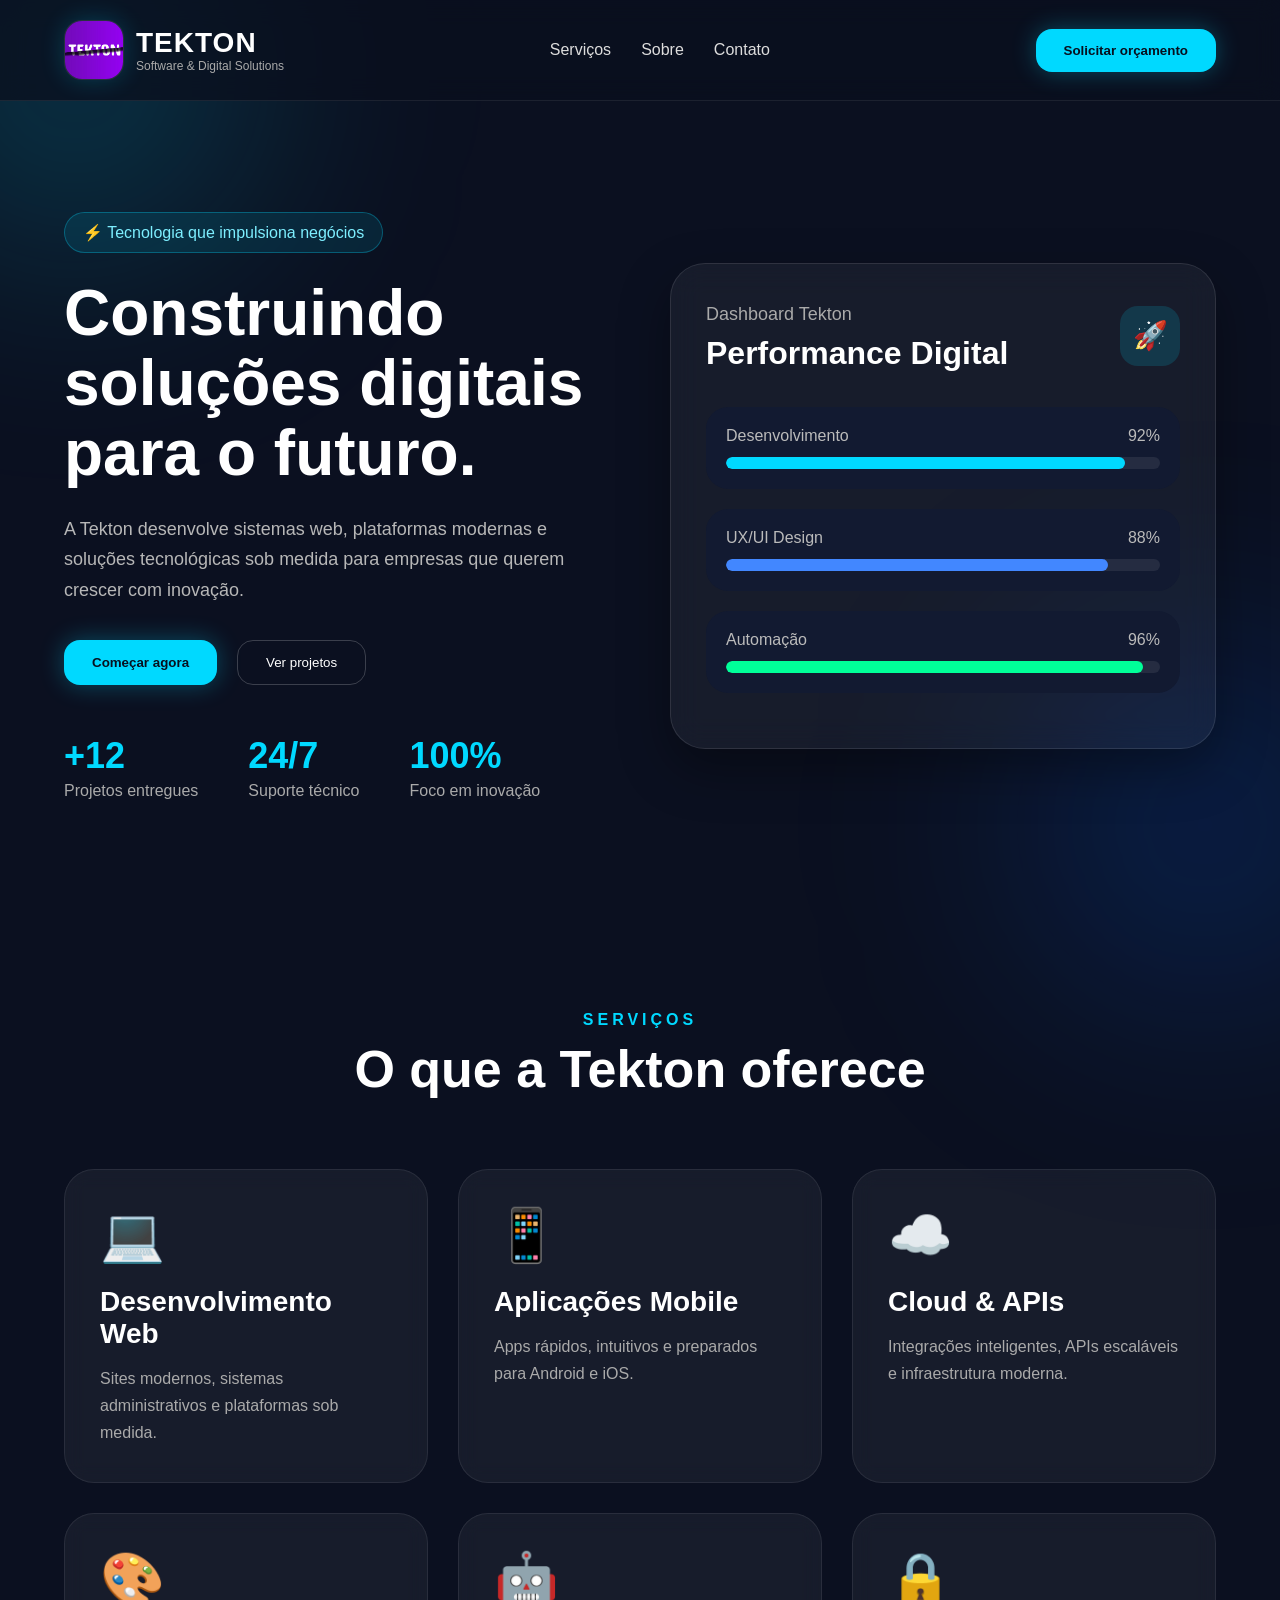
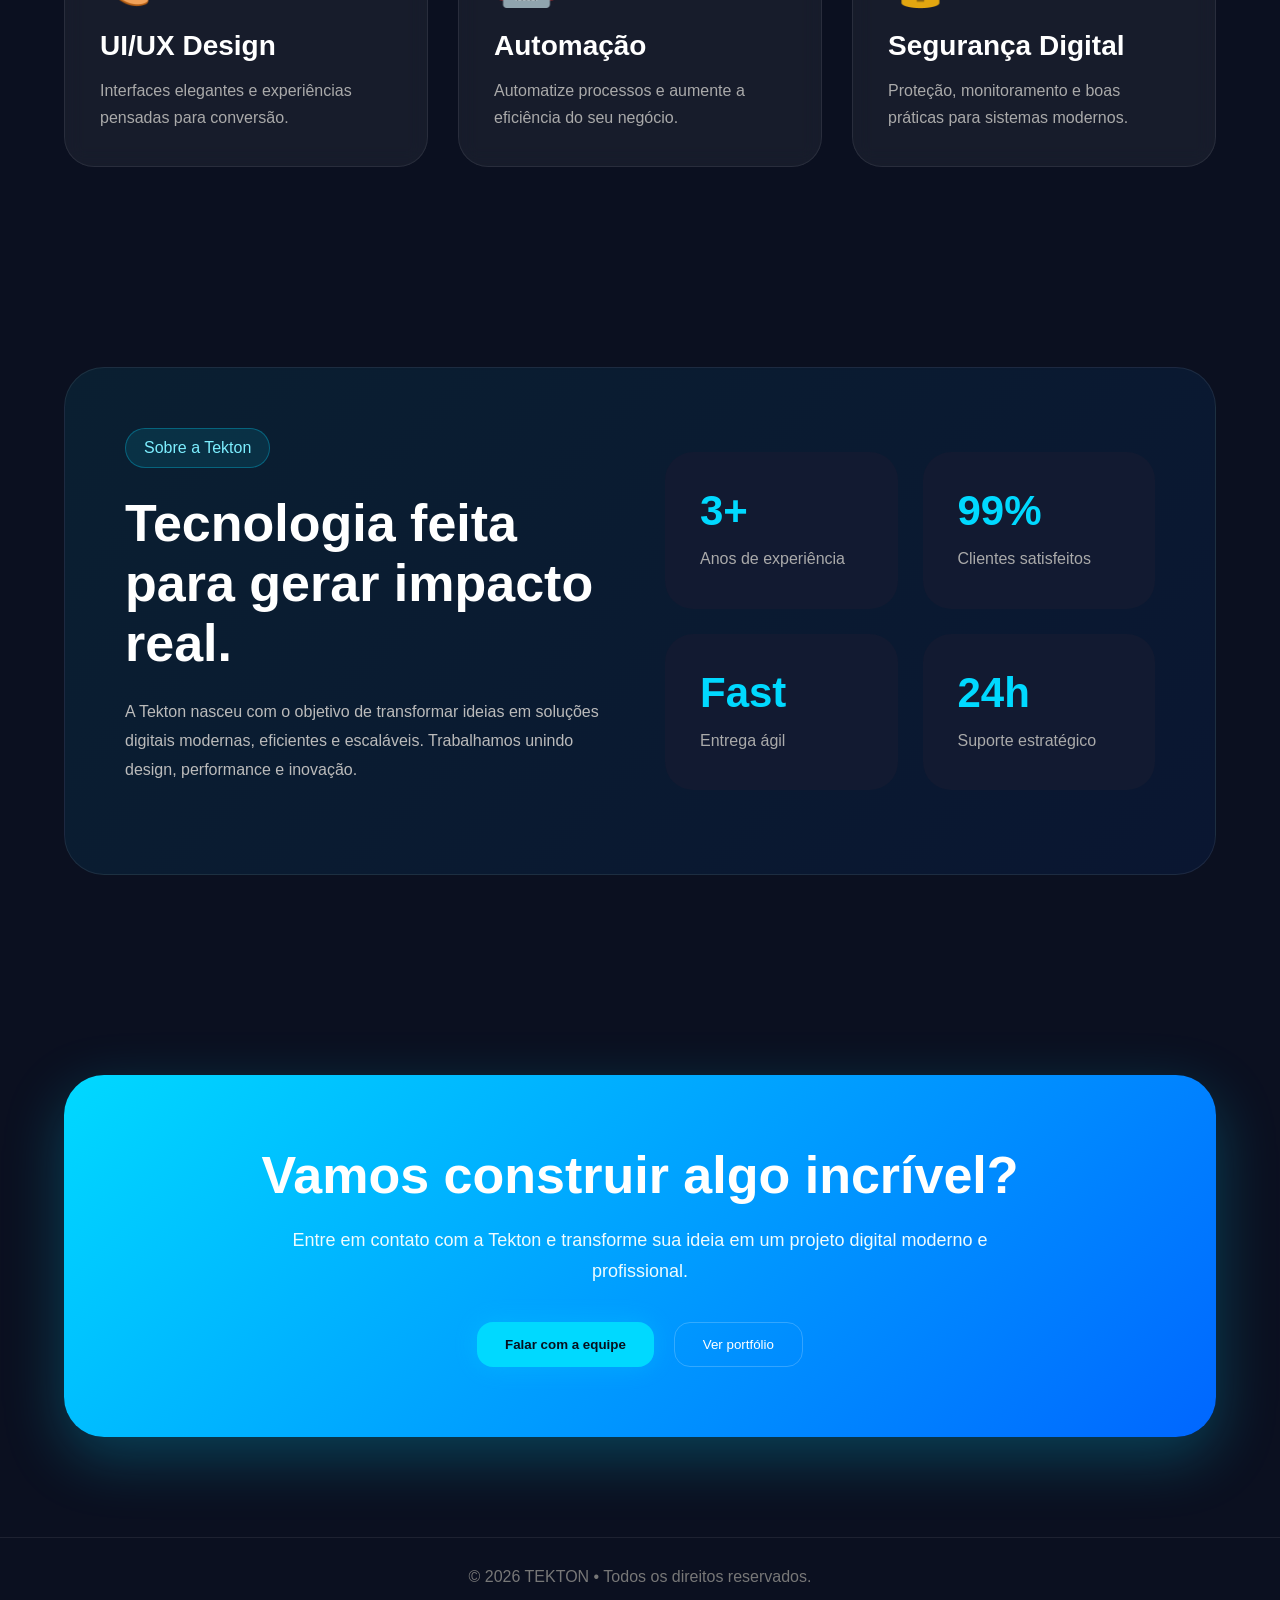
<file: index.html>
<!DOCTYPE html>
<html lang="pt-BR">
<head>
  <meta charset="UTF-8">
  <meta name="viewport" content="width=device-width, initial-scale=1.0">
  <title>Tekton</title>

  <style>
    *{
      margin:0;
      padding:0;
      box-sizing:border-box;
      font-family:Arial, Helvetica, sans-serif;
      scroll-behavior:smooth;
    }

    body{
      background:#0b1020;
      color:white;
      overflow-x:hidden;
    }

    body::before,
    body::after{
      content:'';
      position:fixed;
      width:350px;
      height:350px;
      border-radius:50%;
      filter:blur(120px);
      z-index:-1;
    }

    body::before{
      background:#00d9ff33;
      top:-100px;
      left:-100px;
    }

    body::after{
      background:#0066ff33;
      bottom:-100px;
      right:-100px;
    }

    .container{
      width:90%;
      max-width:1200px;
      margin:auto;
    }

    header{
      position:sticky;
      top:0;
      z-index:100;
      backdrop-filter:blur(12px);
      background:rgba(10,15,30,0.75);
      border-bottom:1px solid rgba(255,255,255,0.08);
    }

    .navbar{
      display:flex;
      justify-content:space-between;
      align-items:center;
      padding:20px 0;
    }

    .logo{
      display:flex;
      align-items:center;
      gap:12px;
    }

    .logo-box{
      width:50px;
      height:50px;
      border-radius:18px;
      background:linear-gradient(135deg,#00d9ff,#0066ff);
      display:flex;
      align-items:center;
      justify-content:center;
      font-size:24px;
      font-weight:bold;
      box-shadow:0 0 25px rgba(0,217,255,.4);
    }

    .logo h1{
      font-size:28px;
      letter-spacing:1px;
    }

    .logo p{
      font-size:12px;
      color:#aaa;
    }

    nav{
      display:flex;
      gap:30px;
    }

    nav a{
      color:#ddd;
      text-decoration:none;
      transition:.3s;
    }

    nav a:hover{
      color:#00d9ff;
    }

    .btn{
      background:#00d9ff;
      color:#07101f;
      border:none;
      padding:14px 28px;
      border-radius:16px;
      font-weight:bold;
      cursor:pointer;
      transition:.3s;
      box-shadow:0 0 25px rgba(0,217,255,.3);
    }

    .btn:hover{
      transform:translateY(-3px);
      background:#31e2ff;
    }

    .btn-outline{
      background:transparent;
      color:white;
      border:1px solid rgba(255,255,255,.2);
      padding:14px 28px;
      border-radius:16px;
      cursor:pointer;
      transition:.3s;
    }

    .btn-outline:hover{
      border-color:#00d9ff;
      color:#00d9ff;
    }

    .hero{
      min-height:90vh;
      display:grid;
      grid-template-columns:1fr 1fr;
      align-items:center;
      gap:60px;
      padding:80px 0;
    }

    .badge{
      display:inline-block;
      padding:10px 18px;
      border-radius:999px;
      background:rgba(0,217,255,.1);
      border:1px solid rgba(0,217,255,.3);
      color:#7defff;
      margin-bottom:25px;
    }

    .hero h2{
      font-size:64px;
      line-height:1.1;
      margin-bottom:25px;
    }

    .hero p{
      color:#b7b7b7;
      font-size:18px;
      line-height:1.7;
      margin-bottom:35px;
    }

    .hero-buttons{
      display:flex;
      gap:20px;
      flex-wrap:wrap;
    }

    .stats{
      display:flex;
      gap:50px;
      margin-top:50px;
      flex-wrap:wrap;
    }

    .stats h3{
      color:#00d9ff;
      font-size:36px;
      margin-bottom:5px;
    }

    .stats span{
      color:#aaa;
    }

    .dashboard-card{
      background:rgba(255,255,255,.05);
      border:1px solid rgba(255,255,255,.1);
      padding:35px;
      border-radius:35px;
      backdrop-filter:blur(15px);
      box-shadow:0 20px 50px rgba(0,0,0,.35);
    }

    .dashboard-header{
      display:flex;
      justify-content:space-between;
      align-items:center;
      margin-bottom:35px;
    }

    .rocket{
      width:60px;
      height:60px;
      border-radius:18px;
      background:rgba(0,217,255,.15);
      display:flex;
      align-items:center;
      justify-content:center;
      font-size:28px;
    }

    .progress-box{
      background:#121a31;
      padding:20px;
      border-radius:22px;
      margin-bottom:20px;
    }

    .progress-top{
      display:flex;
      justify-content:space-between;
      margin-bottom:12px;
      color:#bbb;
    }

    .bar{
      width:100%;
      height:12px;
      background:rgba(255,255,255,.08);
      border-radius:999px;
      overflow:hidden;
    }

    .fill{
      height:100%;
      border-radius:999px;
    }

    .services,
    .about,
    .cta{
      padding:100px 0;
    }

    .section-title{
      text-align:center;
      margin-bottom:70px;
    }

    .section-title p{
      color:#00d9ff;
      text-transform:uppercase;
      letter-spacing:4px;
      margin-bottom:10px;
      font-weight:bold;
    }

    .section-title h2{
      font-size:52px;
    }

    .services-grid{
      display:grid;
      grid-template-columns:repeat(auto-fit,minmax(280px,1fr));
      gap:30px;
    }

    .service-card{
      background:rgba(255,255,255,.05);
      border:1px solid rgba(255,255,255,.08);
      padding:35px;
      border-radius:30px;
      transition:.35s;
      backdrop-filter:blur(10px);
    }

    .service-card:hover{
      transform:translateY(-8px);
      border-color:rgba(0,217,255,.35);
    }

    .service-card .icon{
      font-size:52px;
      margin-bottom:20px;
    }

    .service-card h3{
      margin-bottom:15px;
      font-size:28px;
    }

    .service-card p{
      color:#aaa;
      line-height:1.7;
    }

    .about-box{
      background:linear-gradient(135deg,rgba(0,217,255,.08),rgba(0,102,255,.08));
      border:1px solid rgba(255,255,255,.08);
      border-radius:40px;
      padding:60px;
      display:grid;
      grid-template-columns:1fr 1fr;
      gap:50px;
      align-items:center;
    }

    .about-box h2{
      font-size:52px;
      margin-bottom:25px;
    }

    .about-box p{
      color:#bbb;
      line-height:1.8;
      margin-bottom:30px;
    }

    .about-stats{
      display:grid;
      grid-template-columns:1fr 1fr;
      gap:25px;
    }

    .mini-card{
      background:#121a31;
      padding:35px;
      border-radius:28px;
    }

    .mini-card h3{
      color:#00d9ff;
      font-size:42px;
      margin-bottom:10px;
    }

    .mini-card p{
      margin:0;
      color:#aaa;
    }

    .cta-box{
      background:linear-gradient(135deg,#00d9ff,#0066ff);
      border-radius:40px;
      padding:70px 40px;
      text-align:center;
      box-shadow:0 20px 60px rgba(0,217,255,.25);
    }

    .cta-box h2{
      font-size:52px;
      margin-bottom:20px;
    }

    .cta-box p{
      max-width:700px;
      margin:0 auto 35px;
      font-size:18px;
      line-height:1.7;
      color:#eefcff;
    }

    .cta-buttons{
      display:flex;
      justify-content:center;
      gap:20px;
      flex-wrap:wrap;
    }

    footer{
      padding:30px;
      text-align:center;
      border-top:1px solid rgba(255,255,255,.08);
      color:#777;
    }

    @media(max-width:950px){
      .hero,
      .about-box{
        grid-template-columns:1fr;
      }

      .hero h2,
      .section-title h2,
      .about-box h2,
      .cta-box h2{
        font-size:42px;
      }

      nav{
        display:none;
      }
    }

    @media(max-width:600px){
      .hero h2,
      .section-title h2,
      .about-box h2,
      .cta-box h2{
        font-size:34px;
      }

      .about-box,
      .cta-box{
        padding:35px 25px;
      }

      .stats{
        gap:25px;
      }
    }
    .logo-box{
    width:60px;
    height:60px;
    border-radius:18px;
    background:rgba(255,255,255,.05);
    display:flex;
    align-items:center;
    justify-content:center;
    overflow:hidden;
    border:1px solid rgba(255,255,255,.08);
    box-shadow:0 0 25px rgba(0,217,255,.2);
}

.logo-box img{
    width:100%;
    height:100%;
    object-fit:cover;
}
  </style>
</head>
<body>

  <header>
    <div class="container navbar">
      <div class="logo">
        <div class="logo-box">
    <img src="lo.png" alt="Tekton Logo">
</div>

        <div>
          <h1>TEKTON</h1>
          <p>Software & Digital Solutions</p>
        </div>
      </div>

      <nav>
        <a href="#services">Serviços</a>
        <a href="#about">Sobre</a>
        <a href="#contact">Contato</a>
      </nav>
<!--aaaaa-->
      <button class="btn">Solicitar orçamento</button>
    </div>
  </header>

  <section class="hero container">
    <div>
      <div class="badge">⚡ Tecnologia que impulsiona negócios</div>

      <h2>Construindo soluções digitais para o futuro.</h2>

      <p>
        A Tekton desenvolve sistemas web, plataformas modernas e soluções tecnológicas sob medida para empresas que querem crescer com inovação.
      </p>

      <div class="hero-buttons">
        <button class="btn">Começar agora</button>
        <button class="btn-outline">Ver projetos</button>
      </div>

      <div class="stats">
        <div>
          <h3>+12</h3>
          <span>Projetos entregues</span>
        </div>

        <div>
          <h3>24/7</h3>
          <span>Suporte técnico</span>
        </div>

        <div>
          <h3>100%</h3>
          <span>Foco em inovação</span>
        </div>
      </div>
    </div>

    <div class="dashboard-card">
      <div class="dashboard-header">
        <div>
          <p style="color:#aaa; margin-bottom:5px;">Dashboard Tekton</p>
          <h3 style="font-size:32px;">Performance Digital</h3>
        </div>

        <div class="rocket">🚀</div>
      </div>

      <div class="progress-box">
        <div class="progress-top">
          <span>Desenvolvimento</span>
          <span>92%</span>
        </div>

        <div class="bar">
          <div class="fill" style="width:92%; background:#00d9ff;"></div>
        </div>
      </div>

      <div class="progress-box">
        <div class="progress-top">
          <span>UX/UI Design</span>
          <span>88%</span>
        </div>

        <div class="bar">
          <div class="fill" style="width:88%; background:#4287ff;"></div>
        </div>
      </div>

      <div class="progress-box">
        <div class="progress-top">
          <span>Automação</span>
          <span>96%</span>
        </div>

        <div class="bar">
          <div class="fill" style="width:96%; background:#00ff99;"></div>
        </div>
      </div>
    </div>
  </section>

  <section class="services" id="services">
    <div class="container">
      <div class="section-title">
        <p>Serviços</p>
        <h2>O que a Tekton oferece</h2>
      </div>

      <div class="services-grid">
        <div class="service-card">
          <div class="icon">💻</div>
          <h3>Desenvolvimento Web</h3>
          <p>Sites modernos, sistemas administrativos e plataformas sob medida.</p>
        </div>

        <div class="service-card">
          <div class="icon">📱</div>
          <h3>Aplicações Mobile</h3>
          <p>Apps rápidos, intuitivos e preparados para Android e iOS.</p>
        </div>

        <div class="service-card">
          <div class="icon">☁️</div>
          <h3>Cloud & APIs</h3>
          <p>Integrações inteligentes, APIs escaláveis e infraestrutura moderna.</p>
        </div>

        <div class="service-card">
          <div class="icon">🎨</div>
          <h3>UI/UX Design</h3>
          <p>Interfaces elegantes e experiências pensadas para conversão.</p>
        </div>

        <div class="service-card">
          <div class="icon">🤖</div>
          <h3>Automação</h3>
          <p>Automatize processos e aumente a eficiência do seu negócio.</p>
        </div>

        <div class="service-card">
          <div class="icon">🔒</div>
          <h3>Segurança Digital</h3>
          <p>Proteção, monitoramento e boas práticas para sistemas modernos.</p>
        </div>
      </div>
    </div>
  </section>

  <section class="about" id="about">
    <div class="container">
      <div class="about-box">
        <div>
          <div class="badge">Sobre a Tekton</div>

          <h2>Tecnologia feita para gerar impacto real.</h2>

          <p>
            A Tekton nasceu com o objetivo de transformar ideias em soluções digitais modernas, eficientes e escaláveis. Trabalhamos unindo design, performance e inovação.
          </p>

          
        </div>

        <div class="about-stats">
          <div class="mini-card">
            <h3>3+</h3>
            <p>Anos de experiência</p>
          </div>

          <div class="mini-card">
            <h3>99%</h3>
            <p>Clientes satisfeitos</p>
          </div>

          <div class="mini-card">
            <h3>Fast</h3>
            <p>Entrega ágil</p>
          </div>

          <div class="mini-card">
            <h3>24h</h3>
            <p>Suporte estratégico</p>
          </div>
        </div>
      </div>
    </div>
  </section>

  <section class="cta" id="contact">
    <div class="container">
      <div class="cta-box">
        <h2>Vamos construir algo incrível?</h2>

        <p>
          Entre em contato com a Tekton e transforme sua ideia em um projeto digital moderno e profissional.
        </p>
        <div class="cta-buttons">
          <button class="btn">Falar com a equipe</button>
          <button class="btn-outline">Ver portfólio</button>
        </div>
      </div>
    </div>
  </section>

  <footer>
    © 2026 TEKTON • Todos os direitos reservados.
  </footer>

  <script>
    const buttons = document.querySelectorAll('button');

    buttons.forEach(button => {
      button.addEventListener('mouseenter', () => {
        button.style.transform = 'translateY(-3px)';
      });

      button.addEventListener('mouseleave', () => {
        button.style.transform = 'translateY(0px)';
      });
    });
  </script>

</body>
</html>
</file>
